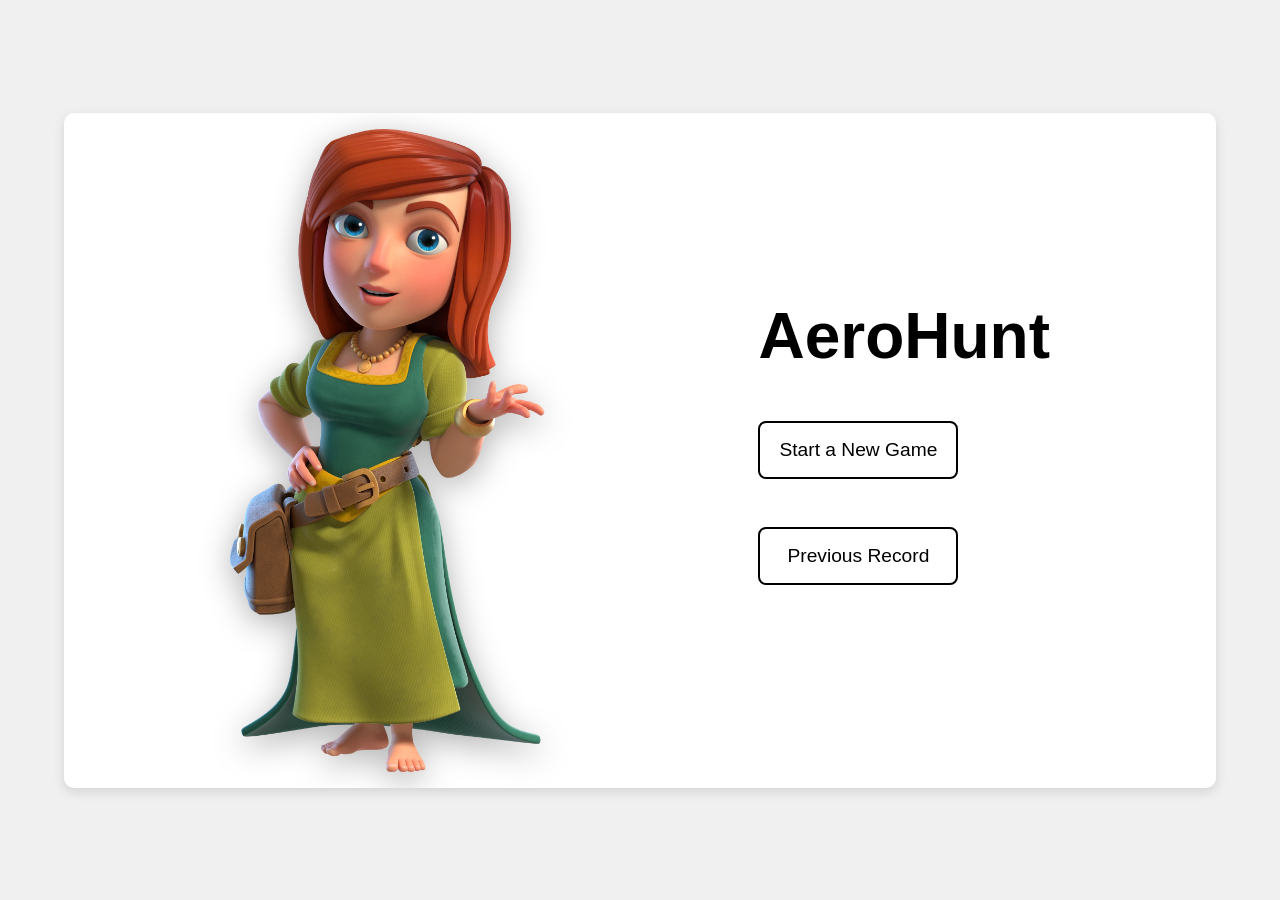
<file: index.html>
<!DOCTYPE html>
<html lang="en">

<head>
    <meta charset="UTF-8">
    <meta name="viewport" content="width=device-width, initial-scale=1.0">
    <title>AeroHunt</title>
    <link rel="stylesheet" href="index.css">
</head>

<body>
    <div class="container">
        <div class="left-section">
            <img src="./assets/Villager_info.webp" alt="AeroHunt 3D image">
        </div>
        <div class="right-section">
            <h1 id="title">AeroHunt</h1>
            <div class="button-group">
                <button class="option-btn" onclick="startNewGame()">Start a New Game</button>
                <button class="option-btn" onclick="viewPreviousRecord()">Previous Record</button>
            </div>
        </div>
    </div>
    <script src="src/index.js"></script>
</body>

</html>
</file>
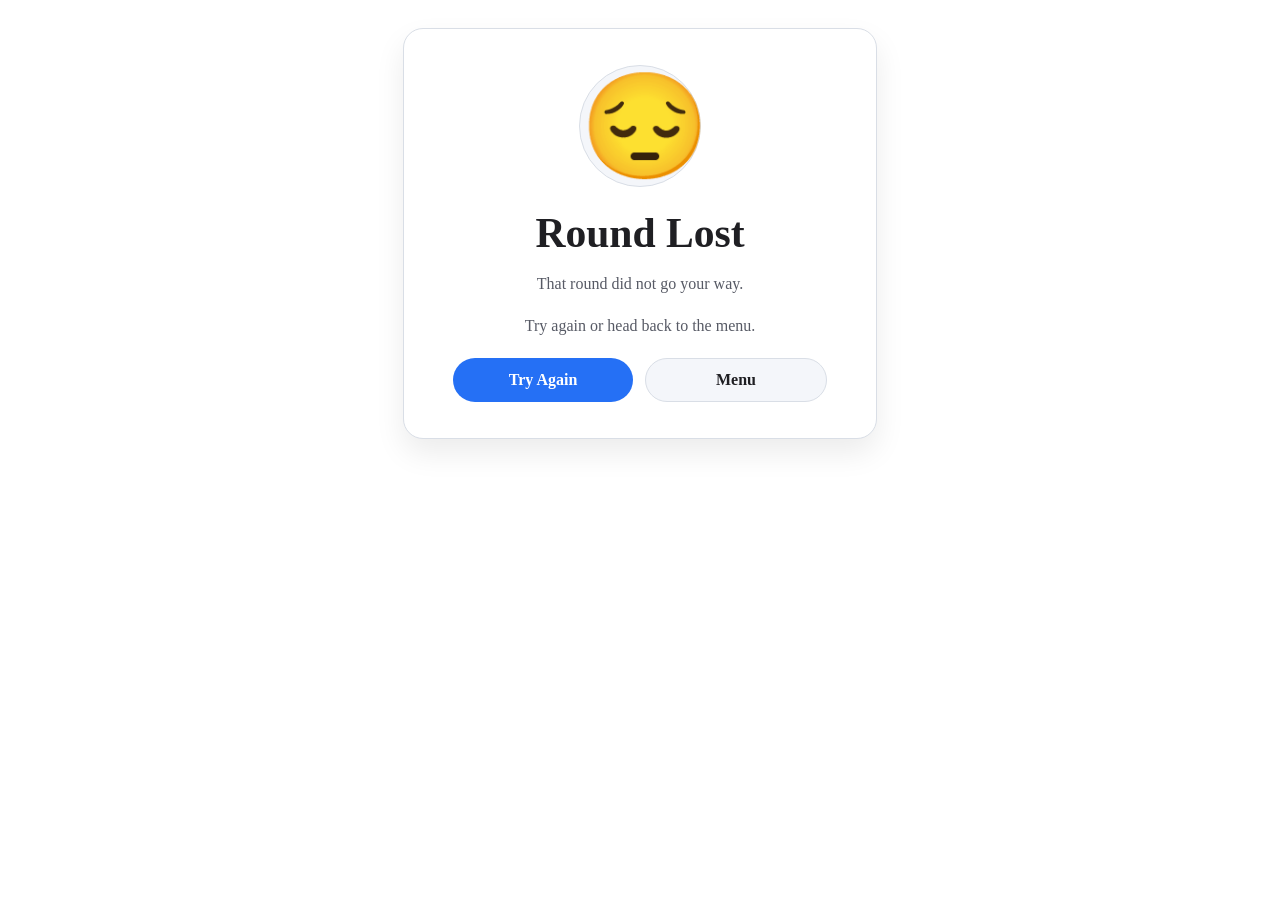
<file: pages/loose.html>
<!doctype html>
<html lang="en">
<head>
    <meta charset="UTF-8">
    <meta name="viewport" content="width=device-width, initial-scale=1.0">
    <title>Round Lost - AeroHunt</title>
    <link rel="stylesheet" href="../stylesheet/nishan.css">
</head>
<body class="lose-page">
    <div class="result-card lose-card">
        <div class="lose-image">😔</div>
        <h1>Round Lost</h1>
        <p>That round did not go your way.</p>
        <p>Try again or head back to the menu.</p>
        <div class="actions">
            <a class="btn btn-retry" href="../index.html">Try Again</a>
            <a class="btn btn-home" href="../index.html">Menu</a>
        </div>
    </div>
</body>
</html>
</file>
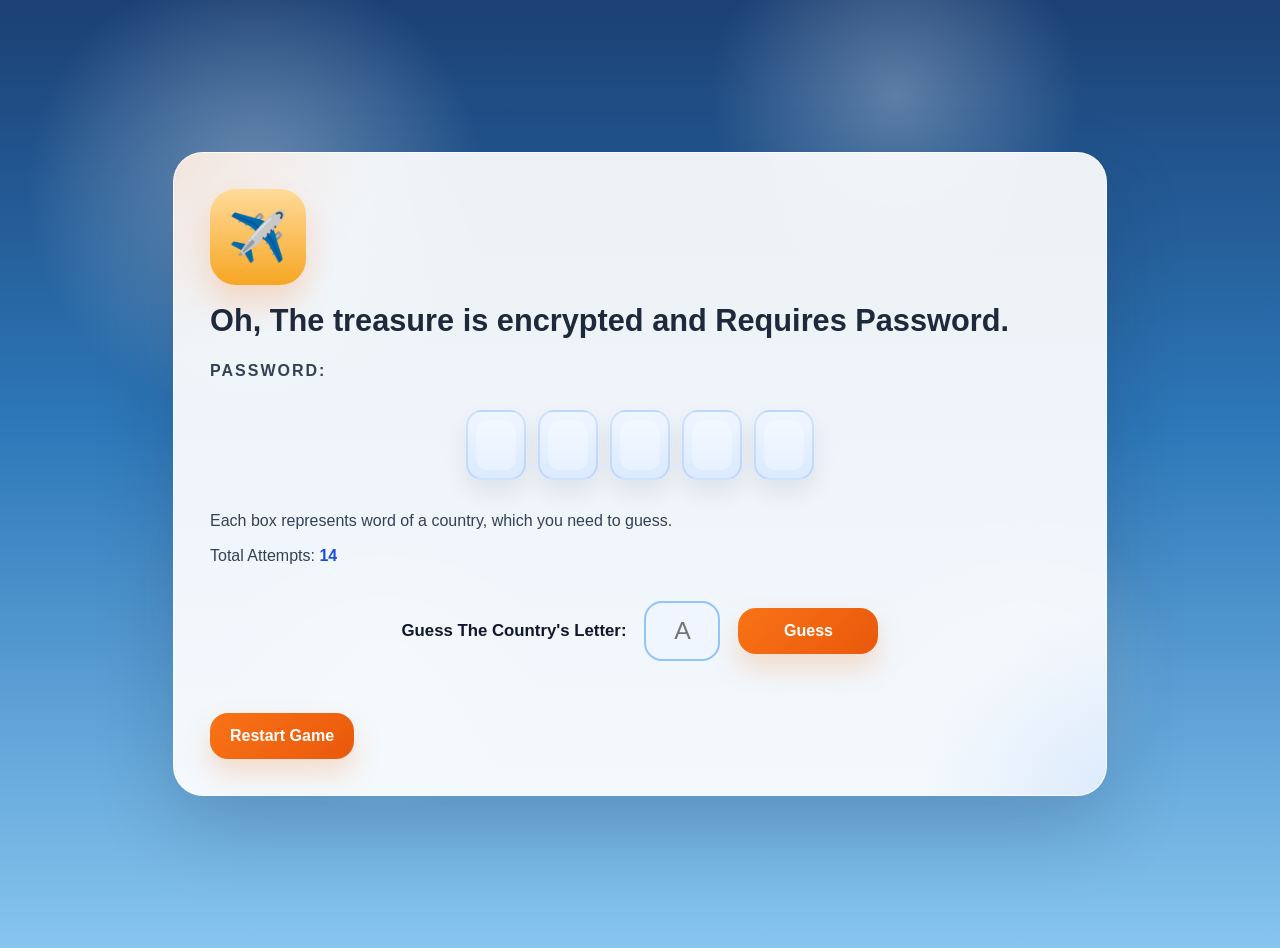
<file: pages/passwordFind.html>
<!DOCTYPE html>
<html lang="en">

<head>
    <meta charset="UTF-8">
    <meta name="viewport" content="width=device-width, initial-scale=1.0">
    <title>Password Find</title>
    <link rel="stylesheet" href="../stylesheet/karan.css">
</head>

<body>
    <div class="page-wrapper">
        <div class="card">
            <div class="top-row">
                <div class="avatar">✈️</div>
                <div class="title-block">
                    <h1>Oh, The treasure is encrypted and Requires Password.</h1>
                </div>
            </div>

            <div class="password-area">
                <div class="password-label">Password:</div>
                <div id="word-display" class="password-boxes"></div>
            </div>

            <div class="info-text">Each box represents word of a country, which you need to guess.</div>
            <div class="info-text">Total Attempts: <span id="attempts">14</span></div>

            <div class="input-row">
                <label for="guess-input">Guess The Country's Letter:</label>
                <input type="text" id="guess-input" maxlength="1" placeholder="A">
                <button id="guess-btn">Guess</button>
            </div>

            <div id="message"></div>
            <button id="reset-btn">Restart Game</button>
        </div>
    </div>

    <script>
        const countries = [
            'United States', 'China', 'India', 'Japan', 'Germany', 'France', 'United Kingdom', 'Brazil', 'Italy'
        ];

        let currentWord = '';
        let guessedLetters = [];
        let attemptsLeft = 14;
        const wordDisplay = document.getElementById('word-display');
        const attemptsDisplay = document.getElementById('attempts');
        const guessInput = document.getElementById('guess-input');
        const guessBtn = document.getElementById('guess-btn');
        const message = document.getElementById('message');
        const resetBtn = document.getElementById('reset-btn');

        function initGame() {
            currentWord = countries[Math.floor(Math.random() * countries.length)].toUpperCase();
            guessedLetters = [];
            attemptsLeft = 14;
            guessBtn.disabled = false;
            message.textContent = '';
            updateDisplay();
        }

        function updateDisplay() {
            wordDisplay.innerHTML = '';
            for (let i = 0; i < currentWord.length; i++) {
                const letter = currentWord[i];
                const box = document.createElement('div');
                box.className = 'letter-box';
                if (letter === ' ') {
                    box.classList.add('space');
                } else if (guessedLetters.includes(letter)) {
                    box.textContent = letter;
                    box.classList.add('revealed');
                }
                wordDisplay.appendChild(box);
            }
            attemptsDisplay.textContent = attemptsLeft;
        }

        function guessLetter() {
            const letter = guessInput.value.toUpperCase();
            guessInput.value = '';
            if (!letter.match(/^[A-Z]$/)) {
                message.textContent = 'Please enter a valid letter.';
                return;
            }
            if (guessedLetters.includes(letter)) {
                message.textContent = 'You already guessed that letter.';
                return;
            }

            guessedLetters.push(letter);
            if (!currentWord.includes(letter)) {
                attemptsLeft -= 1;
            }

            updateDisplay();

            if (currentWord.split('').every(ch => ch === ' ' || guessedLetters.includes(ch))) {
                message.textContent = 'Congratulations! You guessed the country!';
                guessBtn.disabled = true;
                return;
            }

            if (attemptsLeft <= 0) {
                message.textContent = `Game Over! The country was ${currentWord}.`;
                guessBtn.disabled = true;
            } else {
                message.textContent = '';
            }
        }

        guessBtn.addEventListener('click', guessLetter);
        guessInput.addEventListener('keypress', function (e) {
            if (e.key === 'Enter') {
                guessLetter();
            }
        });
        resetBtn.addEventListener('click', initGame);

        initGame();
    </script>
</body>

</html>
</file>
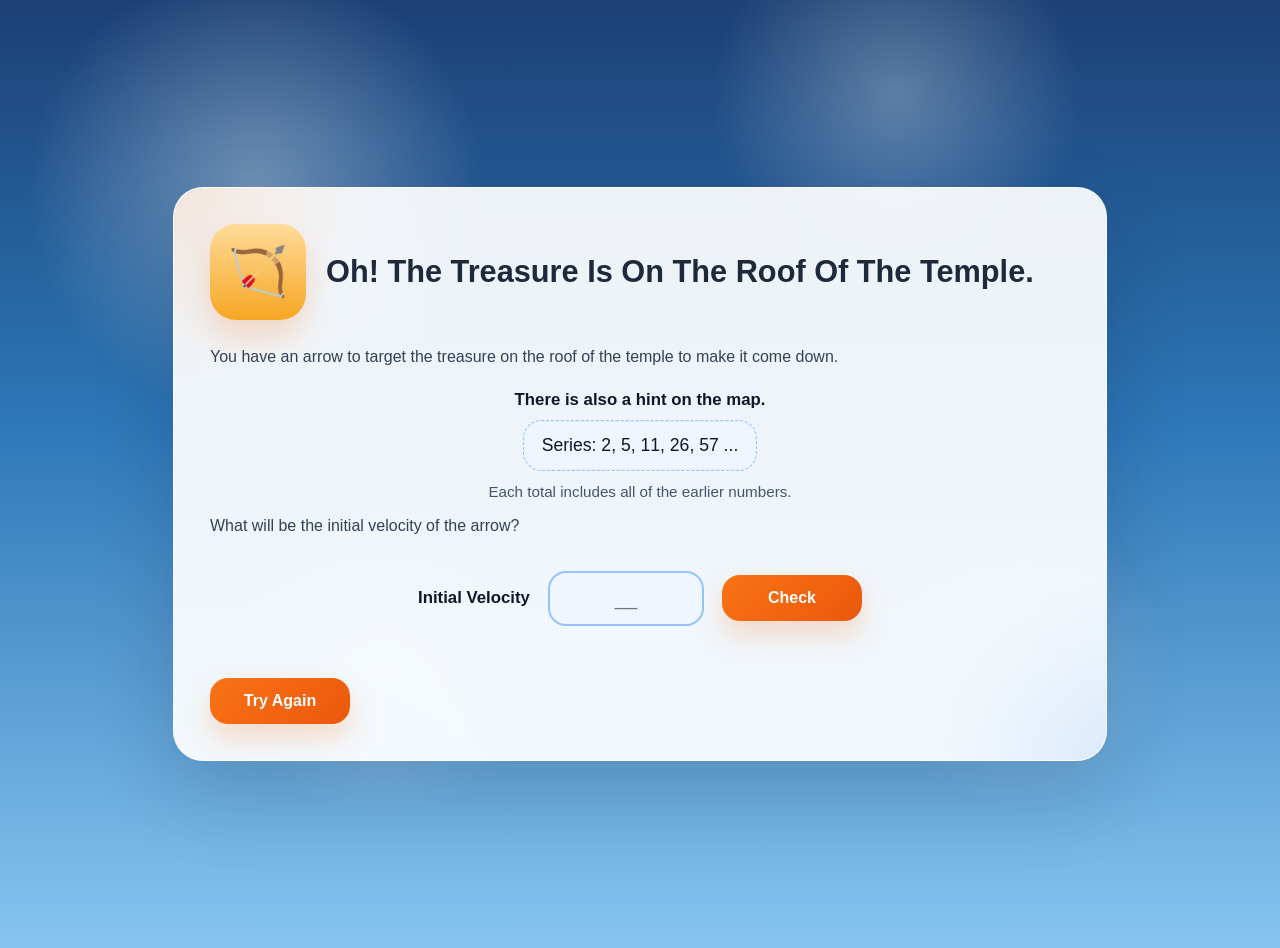
<file: pages/velocityFind.html>
<!DOCTYPE html>
<html lang="en">

<head>
    <meta charset="UTF-8">
    <meta name="viewport" content="width=device-width, initial-scale=1.0">
    <title>Velocity Find</title>
    <link rel="stylesheet" href="../stylesheet/karan.css">
</head>

<body>
    <div class="page-wrapper">
        <div class="card">
            <div class="top-row">
                <div class="avatar">🏹</div>
                <div class="title-block">
                    <h1>Oh! The Treasure Is On The Roof Of The Temple.</h1>
                </div>
            </div>

            <div class="info-text">You have an arrow to target the treasure on the roof of the temple to make it come down.</div>
            <div class="hint-area">
                <div class="hint-title">There is also a hint on the map.</div>
                <div class="hint-series"></div>
                <div class="hint-note">Find the next value in the pattern to set the arrow's initial speed.</div>
            </div>

            <div class="info-text question-text">What will be the initial velocity of the arrow?</div>

            <div class="input-row">
                <label for="velocity-input">Initial Velocity</label>
                <input id="velocity-input" type="text" inputmode="numeric" maxlength="3" placeholder="34">
                <button id="check-btn">Check</button>
            </div>

            <div id="message"></div>
            <button id="reset-btn">Try Again</button>
        </div>
    </div>

    <script>
        const puzzles = [
            {
                type: 'sequence',
                pattern: '2, 5, 8, 11, 14 ...',
                answer: 17,
                label: 'The arrow speed moves forward with a steady step.'
            },
            {
                type: 'sequence',
                pattern: '3, 6, 12, 24, 48 ...',
                answer: 96,
                label: 'Each term grows faster than the one before.'
            },
            {
                type: 'sequence',
                pattern: '1, 1, 2, 3, 5, 8, 13, 21 ...',
                answer: 34,
                label: 'A classic pattern built from two earlier values.'
            },
            {
                type: 'series',
                pattern: '1, 3, 6, 10, 15 ...',
                answer: 21,
                label: 'This is the running total of steadily increasing steps.'
            },
            {
                type: 'series',
                pattern: '2, 5, 11, 26, 57 ...',
                answer: 120,
                label: 'Each total includes all of the earlier numbers.'
            },
            {
                type: 'series',
                pattern: '1, 4, 9, 16, 25 ...',
                answer: 36,
                label: 'This is a series of growing square values.'
            }
        ];

        let currentPuzzle = puzzles[0];
        const velocityInput = document.getElementById('velocity-input');
        const checkBtn = document.getElementById('check-btn');
        const resetBtn = document.getElementById('reset-btn');
        const message = document.getElementById('message');
        const hintSeries = document.querySelector('.hint-series');
        const hintNote = document.querySelector('.hint-note');
        const questionText = document.querySelector('.question-text');

        function initGame() {
            currentPuzzle = puzzles[Math.floor(Math.random() * puzzles.length)];
            const prefix = currentPuzzle.type === 'series' ? 'Series:' : 'Sequence:';
            hintSeries.textContent = `${prefix} ${currentPuzzle.pattern}`;
            hintNote.textContent = currentPuzzle.label;
            questionText.textContent = 'What will be the initial velocity of the arrow?';
            velocityInput.value = '';
            message.textContent = '';
            message.style.color = '#1d4ed8';
            checkBtn.disabled = false;
            velocityInput.placeholder = currentPuzzle.answer.toString().slice(0, 2).replace(/\d/g, '_');
        }

        function checkVelocity() {
            const guessValue = velocityInput.value.trim();
            if (!guessValue) {
                message.textContent = 'Enter a number from the sequence.';
                message.style.color = '#be123c';
                return;
            }

            const guess = Number(guessValue);
            if (Number.isNaN(guess)) {
                message.textContent = 'Please enter a valid number.';
                message.style.color = '#be123c';
                return;
            }

            if (guess === currentPuzzle.answer) {
                message.textContent = `Correct! The arrow will hit the target with initial velocity ${guess} m/s.`;
                message.style.color = '#16a34a';
                checkBtn.disabled = true;
            } else {
                message.textContent = 'Wrong answer. Try the pattern again.';
                message.style.color = '#be123c';
            }
        }

        function resetGame() {
            initGame();
        }

        checkBtn.addEventListener('click', checkVelocity);
        velocityInput.addEventListener('keypress', function (e) {
            if (e.key === 'Enter') {
                checkVelocity();
            }
        });
        resetBtn.addEventListener('click', resetGame);

        initGame();
    </script>
</body>

</html>
</file>
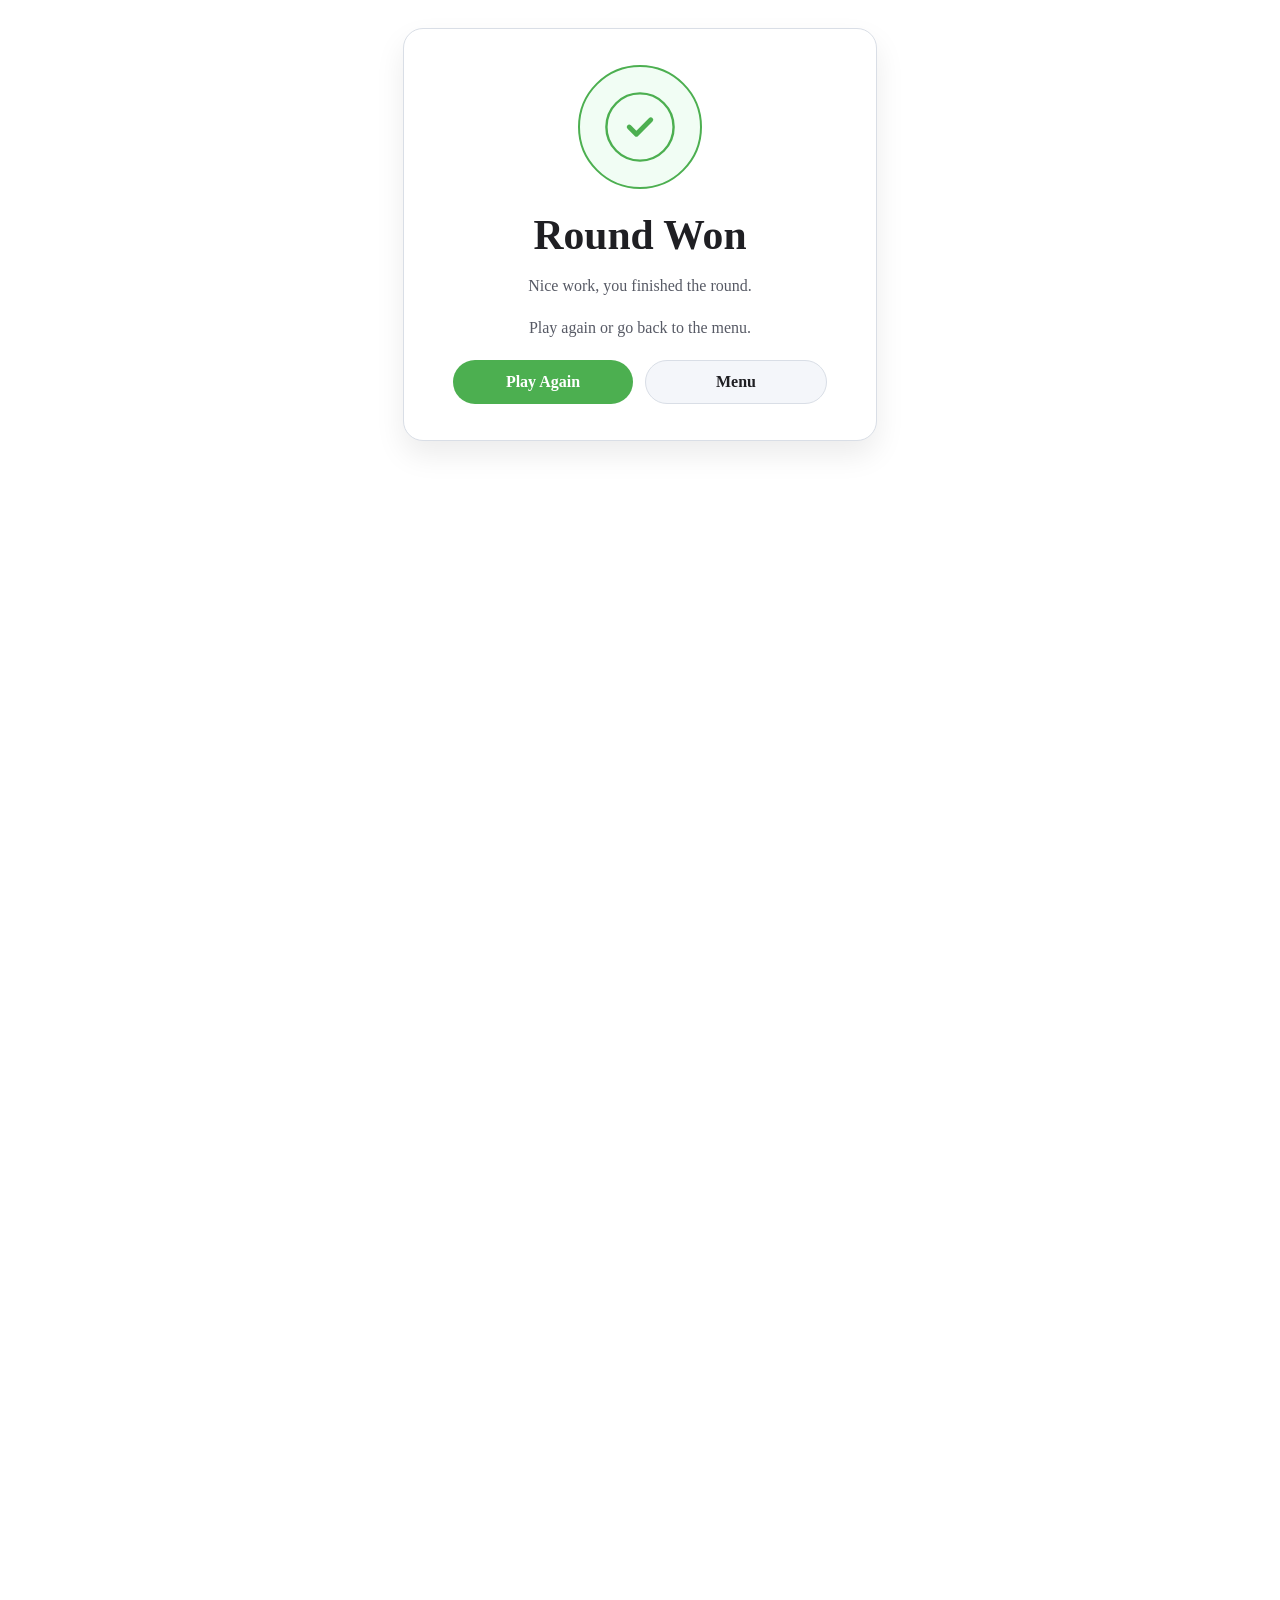
<file: pages/won.html>
<!doctype html>
<html lang="en">
<head>
    <meta charset="UTF-8">
    <meta name="viewport" content="width=device-width, initial-scale=1.0">
    <title>Round Won - AeroHunt</title>
    <link rel="stylesheet" href="../stylesheet/nishan.css">
</head>
<body class="win-page">
    <div class="confetti" aria-hidden="true">
        <span></span><span></span><span></span><span></span>
        <span></span><span></span><span></span><span></span>
        <span></span><span></span><span></span><span></span>
    </div>
    <div class="result-card win-card">
        <div class="win-image">
            <svg viewBox="0 0 120 120" aria-hidden="true">
                <circle cx="60" cy="60" r="56" fill="#f1fdf4" stroke="#4caf50" stroke-width="4" />
                <path d="M42 60 L54 72 L78 48" fill="none" stroke="#4caf50" stroke-width="8" stroke-linecap="round" stroke-linejoin="round" />
            </svg>
        </div>
        <h1>Round Won</h1>
        <p>Nice work, you finished the round.</p>
        <p>Play again or go back to the menu.</p>
        <div class="actions">
            <a class="btn btn-next" href="../index.html">Play Again</a>
            <a class="btn btn-menu" href="../index.html">Menu</a>
        </div>
    </div>
    <audio id="win-sound" src="../assets/winingSound.mp3" autoplay></audio>
</body>
</html>
</file>
<file: index.css>
body {
    font-family: Arial, sans-serif;
    margin: 0;
    padding: 0;
    display: flex;
    flex-direction: column;
    align-items: center;
    justify-content: center;
    min-height: 100vh;
    background-color: #f0f0f0;
}

#title {
    font-size: 4rem;
    font-weight: bold;
    color: #000;
    text-align: left;
    margin: 0 0 2rem 0;
}

.container {
    display: flex;
    width: 90%;
    max-width: 1400px;
    height: 75vh;
    background-color: white;
    border-radius: 10px;
    box-shadow: 0 4px 12px rgba(0, 0, 0, 0.12);
    overflow: hidden;
}

.left-section {
    flex: 1.2;
    display: flex;
    align-items: center;
    justify-content: center;
    padding: 1rem;
}

.left-section img {
    width: 100%;
    height: 100%;
    object-fit: contain;
    filter: drop-shadow(0 0.5rem 1rem rgba(0, 0, 0, 0.3));
}

.right-section {
    flex: 0.8;
    display: flex;
    flex-direction: column;
    align-items: flex-start;
    justify-content: center;
    padding: 3rem;
}

.button-group {
    width: 100%;
    display: flex;
    flex-direction: column;
    gap: 1rem;
}

.option-btn {
    width: 200px;
    padding: 1rem;
    margin: 1rem 0;
    font-size: 1.2rem;
    background-color: transparent;
    color: #000;
    border: 2px solid #000;
    border-radius: 8px;
    cursor: pointer;
    transition: background-color 0.3s, color 0.3s, transform 0.2s;
}

.option-btn:hover {
    background-color: #000;
    color: #fff;
    transform: translateY(-2px);
}
</file>
<file: stylesheet/nishan.css>
.lose-page {
  padding: 20px;
}

.win-page {
  padding: 20px;
  position: relative;
  overflow: hidden;
}

.confetti {
  position: absolute;
  inset: 0;
  pointer-events: none;
}

.confetti span {
  position: absolute;
  display: block;
  width: 8px;
  height: 18px;
  border-radius: 3px;
  opacity: 0.9;
  animation: confettiFall 1.6s ease-out forwards;
}

.confetti span:nth-child(1) {
  left: 10%;
  top: -8%;
  background: #f59e0b;
  animation-delay: 0s;
}

.confetti span:nth-child(2) {
  left: 20%;
  top: -12%;
  background: #f43f5e;
  animation-delay: 0.08s;
}

.confetti span:nth-child(3) {
  left: 30%;
  top: -10%;
  background: #10b981;
  animation-delay: 0.14s;
}

.confetti span:nth-child(4) {
  left: 40%;
  top: -16%;
  background: #3b82f6;
  animation-delay: 0.06s;
}

.confetti span:nth-child(5) {
  left: 50%;
  top: -9%;
  background: #a855f7;
  animation-delay: 0.12s;
}

.confetti span:nth-child(6) {
  left: 60%;
  top: -14%;
  background: #f97316;
  animation-delay: 0.04s;
}

.confetti span:nth-child(7) {
  left: 70%;
  top: -11%;
  background: #22c55e;
  animation-delay: 0.1s;
}

.confetti span:nth-child(8) {
  left: 80%;
  top: -13%;
  background: #38bdf8;
  animation-delay: 0.02s;
}

.confetti span:nth-child(9) {
  left: 90%;
  top: -7%;
  background: #fb7185;
  animation-delay: 0.16s;
}

.confetti span:nth-child(10) {
  left: 15%;
  top: -20%;
  background: #fbbf24;
  animation-delay: 0.18s;
}

.confetti span:nth-child(11) {
  left: 35%;
  top: -18%;
  background: #8b5cf6;
  animation-delay: 0.22s;
}

.confetti span:nth-child(12) {
  left: 55%;
  top: -21%;
  background: #22d3ee;
  animation-delay: 0.2s;
}

.result-card {
  width: min(100%, 420px);
  background: #fff;
  border: 1px solid #d9dee6;
  border-radius: 20px;
  box-shadow: 0 14px 30px rgba(0, 0, 0, 0.08);
  padding: 36px 26px;
  text-align: center;
  animation: slideUp 0.5s ease-out;
}

.lose-card,
.win-card {
  margin: 0 auto;
}

.lose-image {
  margin: 0 auto 22px;
  width: 120px;
  height: 120px;
  display: grid;
  place-items: center;
  border-radius: 50%;
  background: #f4f6fa;
  border: 1px solid #d9dee6;
  animation: bounce 0.6s ease-in-out;
  font-size: 6.5rem;
}

.win-image {
  margin: 0 auto 22px;
  width: 120px;
  height: 120px;
  display: grid;
  place-items: center;
  border-radius: 50%;
  background: #f1fdf4;
  border: 2px solid #4caf50;
  animation: pulse 0.8s ease-in-out;
}

.win-image svg {
  width: 72px;
  height: 72px;
}

.result-card h1 {
  margin: 0 0 14px;
  font-size: 2.6rem;
  color: #1f1f23;
}

.result-card p {
  margin: 0 0 16px;
  line-height: 1.6;
  color: #575a65;
  font-size: 1rem;
}

.actions {
  display: flex;
  gap: 12px;
  flex-wrap: wrap;
  justify-content: center;
  margin-top: 20px;
}

.btn {
  display: inline-flex;
  align-items: center;
  justify-content: center;
  min-width: 140px;
  padding: 12px 20px;
  border-radius: 999px;
  text-decoration: none;
  font-weight: 700;
  transition: all 0.3s ease;
}

.btn:hover {
  opacity: 0.95;
  transform: translateY(-3px);
  box-shadow: 0 8px 16px rgba(0, 0, 0, 0.15);
}

.btn-retry {
  background: #2570f5;
  color: #fff;
}

.btn-home {
  background: #f4f6fa;
  border: 1px solid #d9dee6;
  color: #1f1f23;
}

.btn-next {
  background: #4caf50;
  color: #fff;
}

.btn-menu {
  background: #f4f6fa;
  border: 1px solid #d9dee6;
  color: #1f1f23;
}

@keyframes slideUp {
  from {
    opacity: 0;
    transform: translateY(20px);
  }
  to {
    opacity: 1;
    transform: translateY(0);
  }
}

@keyframes bounce {
  0%, 100% {
    transform: scale(1);
  }
  50% {
    transform: scale(1.1);
  }
}

@keyframes pulse {
  0%, 100% {
    transform: scale(1);
    opacity: 1;
  }
  50% {
    transform: scale(1.08);
    opacity: 0.95;
  }
}

@keyframes confettiFall {
  to {
    transform: translateY(180vh) rotate(360deg);
    opacity: 0;
  }
}

@media (max-width: 520px) {
  .lose-card {
    padding: 24px 18px;
  }

  .actions {
    flex-direction: column;
  }

  .btn {
    width: 100%;
  }
}
</file>
<file: stylesheet/karan.css>
body {
    font-family: 'Inter', 'Arial', sans-serif;
    background: linear-gradient(180deg, #1b4074 0%, #2d78b9 45%, #87c5ef 100%);
    margin: 0;
    padding: 0;
    min-height: 100vh;
    color: #0f172a;
    overflow-x: hidden;
    position: relative;
}

body::before {
    content: '';
    position: absolute;
    inset: 0;
    background-image:
        radial-gradient(circle at 20% 20%, rgba(255,255,255,0.35) 0%, transparent 18%),
        radial-gradient(circle at 70% 10%, rgba(255,255,255,0.28) 0%, transparent 15%),
        radial-gradient(circle at 80% 70%, rgba(255,255,255,0.2) 0%, transparent 12%),
        radial-gradient(circle at 30% 70%, rgba(255,255,255,0.22) 0%, transparent 14%);
    pointer-events: none;
}

body::after {
    content: '✈️';
    position: absolute;
    top: 12%;
    left: -80px;
    font-size: 2.4rem;
    opacity: 0.9;
    animation: fly-plane 16s linear infinite;
    pointer-events: none;
}

@keyframes fly-plane {
    0% { left: -80px; transform: translateY(0) rotate(0deg); }
    50% { transform: translateY(-12px) rotate(5deg); }
    100% { left: calc(100% + 80px); transform: translateY(0) rotate(0deg); }
}

.page-wrapper {
    display: flex;
    align-items: center;
    justify-content: center;
    min-height: 100vh;
    padding: 24px;
    position: relative;
    z-index: 1;
}

.card {
    width: min(860px, 100%);
    background: rgba(255,255,255,0.92);
    border-radius: 30px;
    padding: 36px;
    box-shadow: 0 32px 80px rgba(15, 23, 42, 0.18);
    border: 1px solid rgba(255,255,255,0.65);
    position: relative;
    overflow: hidden;
}

.card::before {
    content: '';
    position: absolute;
    inset: 0;
    background: radial-gradient(circle at top left, rgba(249,115,22,0.12), transparent 18%),
                radial-gradient(circle at bottom right, rgba(59,130,246,0.12), transparent 16%);
    pointer-events: none;
}

.top-row {
    display: flex;
    align-items: center;
    gap: 20px;
    flex-wrap: wrap;
    margin-bottom: 24px;
    position: relative;
    z-index: 1;
}

.avatar {
    width: 96px;
    height: 96px;
    border-radius: 26px;
    display: grid;
    place-items: center;
    background: linear-gradient(180deg, #ffdb9a 0%, #f6a623 100%);
    box-shadow: 0 18px 30px rgba(249,115,22,0.2);
    font-size: 3rem;
}

.title-block h1 {
    margin: 0;
    font-size: clamp(1.9rem, 2.4vw, 2.8rem);
    line-height: 1.05;
    color: #1e293b;
}

.password-area {
    margin-top: 24px;
    position: relative;
    z-index: 1;
}

.password-label {
    font-size: 1rem;
    font-weight: 700;
    letter-spacing: 2px;
    text-transform: uppercase;
    color: #334155;
    margin-bottom: 12px;
}

.password-boxes {
    display: flex;
    flex-wrap: wrap;
    justify-content: center;
    gap: 12px;
    padding: 18px 0;
}

.letter-box {
    width: 56px;
    height: 66px;
    border-radius: 16px;
    background: linear-gradient(180deg, #eff6ff 0%, #dbeafe 100%);
    border: 2px solid rgba(59,130,246,0.18);
    display: grid;
    place-items: center;
    font-size: 1.55rem;
    font-weight: 800;
    color: #0f172a;
    box-shadow: 0 12px 24px rgba(15, 23, 42, 0.08);
    position: relative;
}

.letter-box::after {
    content: '';
    position: absolute;
    inset: 8px;
    border-radius: 12px;
    background: rgba(255,255,255,0.45);
    opacity: 0.65;
}

.letter-box.revealed {
    background: linear-gradient(180deg, #3b82f6 0%, #2563eb 100%);
    color: #ffffff;
    border-color: rgba(59,130,246,0.35);
    box-shadow: 0 16px 32px rgba(59,130,246,0.22);
}

.letter-box.space {
    background: transparent;
    border: none;
    box-shadow: none;
    width: 28px;
}

.info-text {
    color: #334155;
    font-size: 1rem;
    line-height: 1.6;
    margin: 10px 0;
}

.info-text span {
    font-weight: 700;
    color: #1d4ed8;
}

.hint-area {
    margin-top: 20px;
    text-align: center;
}

.hint-title {
    font-size: 1.05rem;
    font-weight: 700;
    color: #0f172a;
    margin-bottom: 10px;
}

.hint-series {
    display: inline-flex;
    align-items: center;
    justify-content: center;
    gap: 8px;
    flex-wrap: wrap;
    background: #eff6ff;
    border: 1px dashed #93c5fd;
    border-radius: 18px;
    padding: 14px 18px;
    font-size: 1.1rem;
    color: #0f172a;
    box-shadow: inset 0 0 0 1px rgba(59,130,246,0.08);
}

.hint-note {
    margin-top: 10px;
    color: #475569;
    font-size: 0.95rem;
    line-height: 1.5;
}

.input-row {
    margin-top: 32px;
    display: flex;
    align-items: center;
    justify-content: center;
    gap: 18px;
    flex-wrap: wrap;
    position: relative;
    z-index: 1;
}

.input-row label {
    font-size: 1.05rem;
    font-weight: 700;
    color: #0f172a;
}

#velocity-input {
    width: 120px;
    padding: 14px 16px;
    font-size: 1.25rem;
    text-align: center;
    border-radius: 18px;
    border: 2px solid #93c5fd;
    background: #eff6ff;
    color: #0f172a;
    outline: none;
    transition: border-color 0.25s ease, transform 0.2s ease;
}

#velocity-input:focus {
    border-color: #2563eb;
    transform: translateY(-1px);
    box-shadow: 0 0 16px rgba(37,99,235,0.18);
}


.input-row label {
    font-size: 1.05rem;
    font-weight: 700;
    color: #0f172a;
}

#guess-input {
    width: 72px;
    padding: 14px 0;
    font-size: 1.55rem;
    text-align: center;
    border-radius: 18px;
    border: 2px solid #93c5fd;
    background: #eff6ff;
    color: #0f172a;
    outline: none;
    transition: border-color 0.25s ease, transform 0.2s ease;
}

#guess-input:focus {
    border-color: #2563eb;
    transform: translateY(-1px);
    box-shadow: 0 0 16px rgba(37,99,235,0.18);
}

button {
    min-width: 140px;
    padding: 14px 20px;
    border: none;
    border-radius: 18px;
    background: linear-gradient(135deg, #f97316 0%, #ea580c 100%);
    color: white;
    font-size: 1rem;
    font-weight: 700;
    cursor: pointer;
    box-shadow: 0 14px 28px rgba(249,115,22,0.22);
    transition: transform 0.2s ease, filter 0.2s ease;
}

button:hover {
    transform: translateY(-2px);
    filter: brightness(1.05);
}

button:disabled {
    background: #9ca3af;
    box-shadow: none;
    cursor: not-allowed;
}

#message {
    min-height: 28px;
    margin-top: 24px;
    font-size: 1rem;
    color: #1d4ed8;
    font-weight: 700;
    text-align: center;
}

@media (max-width: 680px) {
    .card {
        padding: 24px;
    }

    .top-row {
        flex-direction: column;
        align-items: center;
        text-align: center;
    }

    .password-boxes {
        gap: 10px;
    }

    .letter-box {
        width: 48px;
        height: 60px;
        font-size: 1.35rem;
    }

    #guess-input {
        width: 60px;
    }

    button {
        width: 100%;
        max-width: 300px;
    }
}
</file>
